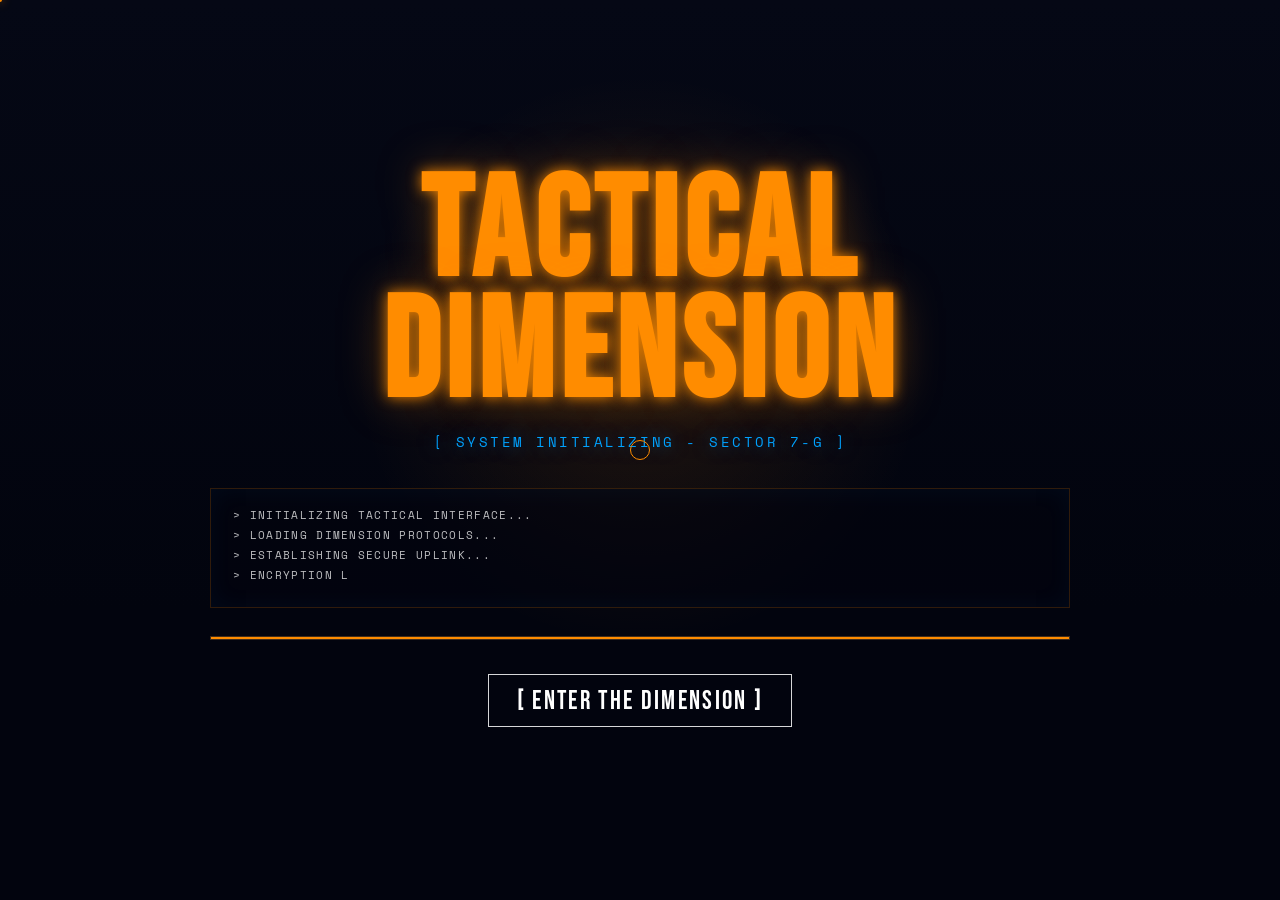
<file: tactical-dimension/stitch_tactical_dimension_cinematic_interface/index.html>
<!DOCTYPE html>
<html lang="en">
<head>
  <meta charset="utf-8">
  <meta name="viewport" content="width=device-width, initial-scale=1.0">
  <title>TACTICAL DIMENSION v4.2</title>
  <link rel="preconnect" href="https://fonts.googleapis.com">
  <link rel="preconnect" href="https://fonts.gstatic.com" crossorigin>
  <link href="https://fonts.googleapis.com/css2?family=Bebas+Neue&family=Space+Mono:wght@400;700&display=swap" rel="stylesheet">
  <style>
    :root {
      --void: #02040E;
      --amber: #FF8C00;
      --cobalt: #00A2FF;
      --nav-h: 74px;
      --side-w: 238px;
      --ticker-h: 22px;
    }

    * { box-sizing: border-box; cursor: none; }

    html,
    body {
      width: 100%;
      height: 100%;
      margin: 0;
      overflow: hidden;
      background: var(--void);
      color: #fff;
      font-family: "Space Mono", monospace;
    }

    button {
      font: inherit;
      color: inherit;
    }

    #boot {
      position: fixed;
      inset: 0;
      z-index: 10000;
      display: grid;
      place-items: center;
      padding: 24px;
      background:
        radial-gradient(circle at 50% 40%, rgba(255, 140, 0, 0.12), transparent 34%),
        linear-gradient(180deg, #050815 0%, var(--void) 68%);
      transition: opacity 700ms ease, visibility 700ms ease;
    }

    #boot.boot-hidden {
      opacity: 0;
      visibility: hidden;
      pointer-events: none;
    }

    .boot-panel {
      width: min(860px, 92vw);
      text-align: center;
    }

    .boot-title {
      margin: 0;
      font-family: "Bebas Neue", sans-serif;
      font-size: clamp(64px, 11vw, 154px);
      line-height: 0.86;
      letter-spacing: 0.04em;
      color: var(--amber);
      text-shadow: 0 0 14px rgba(255, 140, 0, 0.9), 0 0 48px rgba(255, 140, 0, 0.35);
    }

    .boot-subtitle {
      margin: 16px 0 36px;
      color: var(--cobalt);
      font-size: clamp(11px, 1.6vw, 14px);
      letter-spacing: 0.18em;
      text-shadow: 0 0 18px rgba(0, 162, 255, 0.5);
    }

    .boot-log {
      min-height: 120px;
      margin: 0 auto 28px;
      padding: 18px 22px;
      border: 1px solid rgba(255, 140, 0, 0.18);
      background: rgba(2, 4, 14, 0.65);
      text-align: left;
      color: rgba(255, 255, 255, 0.74);
      font-size: 11px;
      letter-spacing: 0.12em;
      box-shadow: inset 0 0 24px rgba(0, 162, 255, 0.05);
    }

    .boot-log div {
      min-height: 20px;
      white-space: nowrap;
      overflow: hidden;
    }

    .loading-track {
      height: 4px;
      width: 100%;
      background: rgba(255, 255, 255, 0.08);
      border: 1px solid rgba(255, 140, 0, 0.18);
      overflow: hidden;
    }

    .loading-fill {
      height: 100%;
      width: 0;
      background: var(--amber);
      box-shadow: 0 0 18px var(--amber);
      animation: loadBar 3s ease forwards;
    }

    #enterBtn {
      margin-top: 34px;
      padding: 11px 28px 9px;
      border: 1px solid rgba(255, 255, 255, 0.84);
      background: transparent;
      color: #fff;
      font-family: "Bebas Neue", sans-serif;
      font-size: 26px;
      letter-spacing: 0.09em;
      opacity: 0;
      transform: translateY(16px);
      transition: color 180ms ease, background 180ms ease, border-color 180ms ease, box-shadow 180ms ease;
      animation: fadeInUp 700ms ease 3.2s forwards;
    }

    #enterBtn:hover {
      background: var(--amber);
      border-color: var(--amber);
      color: #050505;
      box-shadow: 0 0 24px rgba(255, 140, 0, 0.55);
    }

    #app {
      position: fixed;
      inset: 0;
      opacity: 0;
      visibility: hidden;
      background: var(--void);
      transition: opacity 500ms ease;
      border: 10px solid #b7bfcd;
      border-radius: 28px;
      overflow: hidden;
    }

    #app.app-visible {
      opacity: 1;
      visibility: visible;
    }

    .top-nav {
      position: fixed;
      top: 10px;
      left: 10px;
      right: 10px;
      z-index: 1000;
      height: var(--nav-h);
      display: grid;
      grid-template-columns: var(--side-w) 1fr 180px;
      grid-template-rows: 16px 1fr;
      align-items: center;
      gap: 0 14px;
      padding: 0 18px;
      background: rgba(2, 4, 14, 0.86);
      border-bottom: 1px solid rgba(255, 140, 0, 0.12);
    }

    .system-marquee {
      grid-column: 1 / -1;
      width: calc(100% + 36px);
      margin-left: -18px;
      overflow: hidden;
      border-bottom: 1px solid rgba(255, 140, 0, 0.08);
      color: rgba(255, 140, 0, 0.62);
      font-size: 8px;
      line-height: 16px;
      letter-spacing: 0.18em;
      white-space: nowrap;
    }

    .system-marquee span {
      display: inline-block;
      min-width: 200%;
      animation: ticker 24s linear infinite;
    }

    .brand {
      color: var(--amber);
      font-family: "Bebas Neue", sans-serif;
      font-size: 24px;
      letter-spacing: 0.08em;
      text-shadow: 0 0 14px rgba(255, 140, 0, 0.45);
      white-space: nowrap;
    }

    .nav-buttons {
      display: flex;
      justify-content: center;
      gap: 7px;
      min-width: 0;
    }

    .nav-btn {
      height: 25px;
      padding: 0 6px;
      border: 1px solid transparent;
      background: transparent;
      color: rgba(255, 255, 255, 0.72);
      font-family: "Space Mono", monospace;
      font-size: 8px;
      letter-spacing: 0.14em;
      white-space: nowrap;
      text-shadow: 0 0 10px rgba(255, 255, 255, 0.12);
      transition: color 150ms ease, border-color 150ms ease, background 150ms ease, box-shadow 150ms ease, transform 150ms ease;
    }

    .nav-btn:hover,
    .nav-btn.active {
      color: var(--amber);
      border-color: rgba(255, 140, 0, 0.65);
      background: rgba(255, 140, 0, 0.08);
      box-shadow: 0 0 14px rgba(255, 140, 0, 0.24);
      transform: translateY(-1px);
    }

    .sys-status {
      display: flex;
      align-items: center;
      justify-content: flex-end;
      gap: 7px;
      color: var(--cobalt);
      font-size: 9px;
      letter-spacing: 0.12em;
      white-space: nowrap;
    }

    .status-dot {
      width: 7px;
      height: 7px;
      border-radius: 50%;
      background: #3cff72;
      box-shadow: 0 0 10px #3cff72;
      animation: blink 1s steps(2, end) infinite;
    }

    .side-nav {
      position: fixed;
      top: calc(10px + var(--nav-h));
      left: 10px;
      bottom: 10px;
      z-index: 1000;
      width: var(--side-w);
      padding: 16px 12px;
      background: linear-gradient(90deg, rgba(2, 4, 14, 0.9), rgba(2, 4, 14, 0.62), transparent);
      border-right: 1px solid rgba(255, 255, 255, 0.035);
    }

    .side-id {
      display: grid;
      grid-template-columns: 42px 1fr;
      gap: 10px;
      align-items: center;
      margin-bottom: 24px;
    }

    .side-avatar {
      width: 42px;
      height: 42px;
      border: 1px solid rgba(255, 255, 255, 0.18);
      background: linear-gradient(135deg, rgba(255, 140, 0, 0.28), rgba(0, 162, 255, 0.12));
      box-shadow: inset 0 0 20px rgba(0, 0, 0, 0.45);
    }

    .side-id b {
      display: block;
      color: rgba(255, 255, 255, 0.84);
      font-size: 10px;
      letter-spacing: 0.18em;
    }

    .side-id span {
      display: block;
      margin-top: 5px;
      color: rgba(255, 140, 0, 0.74);
      font-size: 8px;
      letter-spacing: 0.18em;
    }

    .side-buttons {
      display: grid;
      gap: 7px;
    }

    .side-btn {
      display: grid;
      grid-template-columns: 24px 1fr auto;
      align-items: center;
      width: 100%;
      min-height: 30px;
      padding: 0 10px 0 6px;
      border: 0;
      border-left: 3px solid transparent;
      background: transparent;
      color: rgba(255, 255, 255, 0.28);
      font-size: 9px;
      letter-spacing: 0.18em;
      text-align: left;
      transition: color 150ms ease, background 150ms ease, border-color 150ms ease;
    }

    .side-btn::before {
      content: attr(data-icon);
      color: rgba(255, 255, 255, 0.32);
      font-size: 13px;
    }

    .side-btn::after {
      content: attr(data-seq);
      color: rgba(0, 162, 255, 0.34);
      font-size: 8px;
    }

    .side-btn:hover,
    .side-btn.active {
      color: rgba(255, 255, 255, 0.88);
      border-left-color: var(--cobalt);
      background: rgba(0, 162, 255, 0.13);
    }

    .side-btn.active::before {
      color: var(--cobalt);
    }

    .left-caliper {
      position: fixed;
      top: calc(10px + var(--nav-h) + 24px);
      left: 10px;
      bottom: 40px;
      z-index: 1100;
      width: 22px;
      pointer-events: none;
      background: repeating-linear-gradient(to bottom, rgba(255, 140, 0, 0.62) 0 1px, transparent 1px 26px);
      opacity: 0.72;
      mask-image: linear-gradient(to bottom, transparent, black 6%, black 94%, transparent);
    }

    .screen-stage {
      position: fixed;
      top: calc(10px + var(--nav-h));
      left: calc(10px + var(--side-w));
      right: 10px;
      bottom: 10px;
      background: var(--void);
    }

    .screen-frame {
      position: absolute;
      inset: 0;
      width: 100%;
      height: 100%;
      border: 0;
      opacity: 0;
      visibility: hidden;
      pointer-events: none;
      transition: opacity 320ms ease;
      background: var(--void);
      contain: strict;
    }

    .screen-frame.active {
      opacity: 1;
      visibility: visible;
      pointer-events: all;
    }

    #flash {
      position: fixed;
      top: calc(10px + var(--nav-h));
      left: calc(10px + var(--side-w));
      right: 10px;
      bottom: 10px;
      z-index: 1200;
      pointer-events: none;
      background: #000;
      opacity: 0;
      transition: opacity 220ms ease;
    }

    #flash.flash-on { opacity: 1; }

    .progress {
      position: fixed;
      top: calc(10px + var(--nav-h));
      right: 10px;
      bottom: 10px;
      z-index: 1300;
      width: 3px;
      background: rgba(255, 255, 255, 0.05);
    }

    .progress-fill {
      width: 100%;
      height: 10%;
      background: var(--amber);
      box-shadow: 0 0 8px var(--amber);
      transition: height 420ms ease;
    }

    .dots {
      position: fixed;
      left: 50%;
      bottom: 28px;
      z-index: 1300;
      display: flex;
      align-items: center;
      gap: 9px;
      transform: translateX(-50%);
    }

    .dot {
      width: 24px;
      height: 2px;
      padding: 0;
      border: 0;
      background: rgba(255, 255, 255, 0.2);
      transition: width 180ms ease, background 180ms ease, box-shadow 180ms ease;
    }

    .dot.active {
      width: 40px;
      background: var(--amber);
      box-shadow: 0 0 10px var(--amber);
    }

    .corner {
      position: fixed;
      z-index: 1250;
      width: 20px;
      height: 20px;
      pointer-events: none;
      border-color: rgba(255, 140, 0, 0.8);
      border-style: solid;
      filter: drop-shadow(0 0 5px rgba(255, 140, 0, 0.45));
    }

    .corner.tl { top: calc(10px + var(--nav-h) + 14px); left: calc(10px + var(--side-w) + 14px); border-width: 1px 0 0 1px; }
    .corner.tr { top: calc(10px + var(--nav-h) + 14px); right: 24px; border-width: 1px 1px 0 0; }
    .corner.bl { bottom: 24px; left: calc(10px + var(--side-w) + 14px); border-width: 0 0 1px 1px; }
    .corner.br { bottom: 24px; right: 24px; border-width: 0 1px 1px 0; }

    .ticker {
      position: fixed;
      left: 10px;
      right: 10px;
      bottom: 10px;
      z-index: 1300;
      height: var(--ticker-h);
      overflow: hidden;
      border-top: 1px solid rgba(255, 140, 0, 0.15);
      background: rgba(2, 4, 14, 0.95);
    }

    .ticker-text {
      display: inline-block;
      min-width: 200%;
      color: rgba(255, 140, 0, 0.5);
      font-size: 8px;
      line-height: var(--ticker-h);
      letter-spacing: 0.16em;
      white-space: nowrap;
      animation: ticker 22s linear infinite;
    }

    .section-label {
      position: fixed;
      right: 18px;
      bottom: 42px;
      z-index: 1300;
      color: rgba(0, 162, 255, 0.5);
      font-size: 9px;
      letter-spacing: 0.14em;
      text-shadow: 0 0 12px rgba(0, 162, 255, 0.35);
      pointer-events: none;
      white-space: nowrap;
    }

    .cursor-ring,
    .cursor-dot {
      position: fixed;
      left: 0;
      top: 0;
      z-index: 10001;
      pointer-events: none;
      transform: translate(-50%, -50%);
    }

    .cursor-ring {
      width: 20px;
      height: 20px;
      border: 1px solid var(--amber);
      border-radius: 50%;
      transition: width 170ms ease, height 170ms ease, border-color 170ms ease, box-shadow 170ms ease;
    }

    .cursor-ring.hovering {
      width: 40px;
      height: 40px;
      border-color: var(--cobalt);
      box-shadow: 0 0 14px rgba(0, 162, 255, 0.45);
    }

    .cursor-dot {
      width: 4px;
      height: 4px;
      border-radius: 50%;
      background: var(--amber);
      box-shadow: 0 0 10px var(--amber);
    }

    .scanlines {
      position: fixed;
      inset: 0;
      z-index: 9998;
      pointer-events: none;
      background: repeating-linear-gradient(
        transparent 0,
        transparent 1px,
        rgba(255, 255, 255, 0.015) 1px,
        rgba(255, 255, 255, 0.015) 2px
      );
    }

    @keyframes loadBar { to { width: 100%; } }
    @keyframes fadeInUp { to { opacity: 1; transform: translateY(0); } }
    @keyframes blink { 50% { opacity: 0.18; } }
    @keyframes ticker { from { transform: translateX(0); } to { transform: translateX(-50%); } }

    @media (max-width: 1120px) {
      body {
        --nav-h: 78px;
        --side-w: 0px;
      }

      .top-nav {
        grid-template-columns: 1fr auto;
        height: var(--nav-h);
      }

      .nav-buttons {
        grid-column: 1 / -1;
        order: 2;
        justify-content: flex-start;
        overflow-x: auto;
        padding-bottom: 5px;
      }

      .sys-status { order: 1; }

      .side-nav,
      .left-caliper {
        display: none;
      }

      .screen-stage {
        left: 10px;
      }

      #flash {
        left: 10px;
      }

      .corner.tl,
      .corner.bl {
        left: 24px;
      }
    }

    @media (max-width: 640px) {
      .brand { font-size: 17px; }
      .sys-status { font-size: 8px; }
      .nav-btn { padding: 0 7px; }
      .dots { gap: 6px; bottom: 24px; }
      .dot { width: 16px; }
      .dot.active { width: 30px; }
      .section-label { right: 12px; font-size: 8px; max-width: calc(100vw - 24px); overflow: hidden; text-overflow: ellipsis; }
    }
  </style>
</head>
<body>
  <main id="boot" aria-label="Boot sequence">
    <section class="boot-panel">
      <h1 class="boot-title">TACTICAL DIMENSION</h1>
      <p class="boot-subtitle">[ SYSTEM INITIALIZING - SECTOR 7-G ]</p>
      <div id="bootLog" class="boot-log" aria-live="polite"></div>
      <div class="loading-track"><div class="loading-fill"></div></div>
      <button id="enterBtn" type="button">[ ENTER THE DIMENSION ]</button>
    </section>
  </main>

  <section id="app" aria-label="Tactical Dimension interface">
    <nav class="top-nav" aria-label="Screen navigation">
      <div class="system-marquee" aria-hidden="true">
        <span>SYSTEM OPERATIONAL | DESIGN SEQUENCE ACTIVE | TACTICAL DIMENSION v4.2 | ALL SYSTEMS NOMINAL | SYSTEM OPERATIONAL | DESIGN SEQUENCE ACTIVE | TACTICAL DIMENSION v4.2 | ALL SYSTEMS NOMINAL |</span>
      </div>
      <div class="brand">TACTICAL_DIMENSION_v4.2</div>
      <div id="navButtons" class="nav-buttons"></div>
      <div class="sys-status"><span class="status-dot"></span><span>SYS_ONLINE</span></div>
    </nav>

    <aside class="side-nav" aria-label="Tactical rail navigation">
      <div class="side-id">
        <div class="side-avatar"></div>
        <div>
          <b>SECTOR 7-G</b>
          <span>MISSION_ACTIVE</span>
        </div>
      </div>
      <div id="sideButtons" class="side-buttons"></div>
    </aside>
    <div class="left-caliper"></div>
    <div id="screenStage" class="screen-stage"></div>
    <div id="flash"></div>
    <div class="progress"><div id="progressFill" class="progress-fill"></div></div>
    <div id="dots" class="dots" aria-label="Screen position"></div>
    <div class="corner tl"></div>
    <div class="corner tr"></div>
    <div class="corner bl"></div>
    <div class="corner br"></div>
    <div id="sectionLabel" class="section-label">[ SECTION_01 - MISSION_START ]</div>
    <div class="ticker" aria-hidden="true">
      <div class="ticker-text">
        [ TACTICAL DIMENSION v4.2 ] - [ ALL SYSTEMS NOMINAL ] - [ ENCRYPTION ACTIVE ] - [ SECTOR 7-G ONLINE ] - [ MISSION STATUS: ACTIVE ] - [ SIGNAL STRENGTH: 94% ] -
        [ TACTICAL DIMENSION v4.2 ] - [ ALL SYSTEMS NOMINAL ] - [ ENCRYPTION ACTIVE ] - [ SECTOR 7-G ONLINE ] - [ MISSION STATUS: ACTIVE ] - [ SIGNAL STRENGTH: 94% ] -
      </div>
    </div>
  </section>

  <div class="cursor-ring" id="cursorRing"></div>
  <div class="cursor-dot" id="cursorDot"></div>
  <div class="scanlines"></div>

  <script>
    const screens = [
      { nav: "MISSION", label: "MISSION_START", src: "tactical_dimension_mission_start_evolved/code.html", video: "../bg-01.mp4" },
      { nav: "LOGISTICS", label: "GLOBAL_LOGISTICS", src: "global_logistics_v4.2_enhanced/code.html", video: "../bg-02.mp4" },
      { nav: "INTEL", label: "STRATEGIC_INTEL", src: "strategic_intel_v4.3_enhanced/code.html", video: "../bg-03.mp4" },
      { nav: "COMMS", label: "ENCRYPTED_COMMS", src: "encrypted_comms_v4.6_decryption_active/code.html", video: "../bg-04.mp4" },
      { nav: "STRATEGY", label: "STRATEGY_CORE", src: "strategic_operations_terminal_v4.1/code.html", video: "../bg-05.mp4" },
      { nav: "COORDINATES", label: "COORDINATES_TERMINAL", src: "coordinates_terminal_v4.9/code.html" },
      { nav: "SENSORS", label: "SENSORS_TERMINAL", src: "sensors_terminal_v4.9/code.html" },
      { nav: "DIAGNOSTICS", label: "DIAGNOSTICS", src: "diagnostics_terminal_v4.10/code.html" },
      { nav: "SYS_CONFIG", label: "SYSTEM_CONFIGURATION", src: "system_configuration_terminal_v5.0/code.html" },
      { nav: "THE_VOID", label: "THE_VOID", src: "the_void/code.html" }
    ];

    const bootLogLines = [
      "INITIALIZING TACTICAL INTERFACE...",
      "LOADING DIMENSION PROTOCOLS...",
      "ESTABLISHING SECURE UPLINK...",
      "ENCRYPTION LAYER: ACTIVE",
      "ALL SYSTEMS NOMINAL - READY"
    ];

    const boot = document.getElementById("boot");
    const app = document.getElementById("app");
    const bootLog = document.getElementById("bootLog");
    const enterBtn = document.getElementById("enterBtn");
    const stage = document.getElementById("screenStage");
    const navButtons = document.getElementById("navButtons");
    const sideButtons = document.getElementById("sideButtons");
    const dots = document.getElementById("dots");
    const flash = document.getElementById("flash");
    const progressFill = document.getElementById("progressFill");
    const sectionLabel = document.getElementById("sectionLabel");
    const cursorRing = document.getElementById("cursorRing");
    const cursorDot = document.getElementById("cursorDot");

    let activeIndex = 0;
    let transitionLocked = false;
    let wheelLocked = false;
    let frames = [];
    let mouseX = window.innerWidth / 2;
    let mouseY = window.innerHeight / 2;
    let ringX = mouseX;
    let ringY = mouseY;

    bootLogLines.forEach((line, index) => {
      setTimeout(() => typeBootLine(line), index * 600);
    });

    function typeBootLine(line) {
      const row = document.createElement("div");
      row.textContent = "> ";
      bootLog.appendChild(row);
      let i = 0;
      const timer = setInterval(() => {
        row.textContent = "> " + line.slice(0, i);
        i += 1;
        if (i > line.length) clearInterval(timer);
      }, 18);
    }

    function buildInterface() {
      screens.forEach((screen, index) => {
        const frame = document.createElement("iframe");
        frame.className = "screen-frame";
        frame.title = screen.label.replaceAll("_", " ");
        frame.src = "about:blank";
        frame.dataset.src = screen.src;
        frame.dataset.loaded = "false";
        frame.dataset.index = index;
        frame.addEventListener("load", () => {
          installFrameCursor(frame);
          if (screen.video && frame.contentWindow) {
            frame.contentWindow.postMessage({ video: screen.video }, "*");
          }
          setTimeout(() => setFrameVideoState(frame, index === activeIndex && app.classList.contains("app-visible")), 80);
        });
        stage.appendChild(frame);
        frames[index] = frame;

        const nav = document.createElement("button");
        nav.className = "nav-btn";
        nav.type = "button";
        nav.textContent = screen.nav;
        nav.addEventListener("click", () => goTo(index));
        navButtons.appendChild(nav);

        const side = document.createElement("button");
        side.className = "side-btn";
        side.type = "button";
        side.textContent = screen.nav;
        side.dataset.seq = String(index + 1).padStart(2, "0");
        side.dataset.icon = [">", "~", "@", "#", "+", "X", "O", "=", "*", "/"][index] || ">";
        side.addEventListener("click", () => goTo(index));
        sideButtons.appendChild(side);

        const dot = document.createElement("button");
        dot.className = "dot";
        dot.type = "button";
        dot.setAttribute("aria-label", `Go to ${screen.label}`);
        dot.addEventListener("click", () => goTo(index));
        dots.appendChild(dot);
      });
      updateChrome();
    }

    function ensureLoaded(index) {
      const normalized = (index + screens.length) % screens.length;
      const frame = frames[normalized];
      if (!frame || frame.dataset.loaded === "true") return;
      frame.dataset.loaded = "true";
      frame.src = frame.dataset.src;
    }

    function manageLoadedFrames() {
      const keep = new Set([
        activeIndex,
        (activeIndex + 1) % screens.length,
        (activeIndex - 1 + screens.length) % screens.length
      ]);

      keep.forEach(ensureLoaded);

      frames.forEach((frame, index) => {
        const isActive = index === activeIndex;
        frame.classList.toggle("active", isActive);
        setFrameVideoState(frame, isActive);

        if (!keep.has(index) && frame.dataset.loaded === "true") {
          setTimeout(() => {
            if (frame.classList.contains("active")) return;
            const distance = Math.abs(index - activeIndex);
            const wrappedDistance = Math.min(distance, screens.length - distance);
            if (wrappedDistance <= 1) return;
            frame.dataset.loaded = "false";
            frame.src = "about:blank";
          }, 700);
        }
      });
    }

    function setFrameVideoState(frame, shouldPlay) {
      try {
        const videos = frame.contentDocument ? frame.contentDocument.querySelectorAll("video") : [];
        videos.forEach((video) => {
          if (shouldPlay) {
            video.play().catch(() => {});
          } else {
            video.pause();
          }
        });
      } catch (error) {
        return;
      }
    }

    function installFrameCursor(frame) {
      try {
        const doc = frame.contentDocument;
        if (!doc || doc.getElementById("td-parent-cursor-style")) return;
        const style = doc.createElement("style");
        style.id = "td-parent-cursor-style";
        style.textContent = "*{cursor:none!important;}";
        doc.head.appendChild(style);
        doc.addEventListener("mousemove", (event) => {
          const rect = frame.getBoundingClientRect();
          mouseX = rect.left + event.clientX;
          mouseY = rect.top + event.clientY;
          cursorDot.style.left = `${mouseX}px`;
          cursorDot.style.top = `${mouseY}px`;
          cursorRing.classList.toggle("hovering", Boolean(event.target.closest("button,a,[role='button']")));
        });
        doc.addEventListener("mouseleave", () => cursorRing.classList.remove("hovering"));
      } catch (error) {
        console.warn("Cursor bridge unavailable for iframe", error);
      }
    }

    function setActive(index) {
      activeIndex = (index + screens.length) % screens.length;
      ensureLoaded(activeIndex);
      manageLoadedFrames();
      updateChrome();
    }

    function updateChrome() {
      document.querySelectorAll(".nav-btn").forEach((button, i) => button.classList.toggle("active", i === activeIndex));
      document.querySelectorAll(".side-btn").forEach((button, i) => button.classList.toggle("active", i === activeIndex));
      document.querySelectorAll(".dot").forEach((dot, i) => dot.classList.toggle("active", i === activeIndex));
      progressFill.style.height = `${((activeIndex + 1) / screens.length) * 100}%`;
      sectionLabel.textContent = `[ SECTION_${String(activeIndex + 1).padStart(2, "0")} - ${screens[activeIndex].label} ]`;
    }

    function goTo(index) {
      const targetIndex = (index + screens.length) % screens.length;
      if (transitionLocked || targetIndex === activeIndex) return;
      transitionLocked = true;
      ensureLoaded(targetIndex);
      flash.classList.add("flash-on");
      setTimeout(() => setActive(targetIndex), 250);
      setTimeout(() => {
        flash.classList.remove("flash-on");
        transitionLocked = false;
      }, 500);
    }

    enterBtn.addEventListener("click", () => {
      boot.classList.add("boot-hidden");
      app.classList.add("app-visible");
      setActive(activeIndex);
    });

    document.addEventListener("keydown", (event) => {
      if (!app.classList.contains("app-visible")) return;
      if (event.key === "ArrowRight") goTo(activeIndex + 1);
      if (event.key === "ArrowLeft") goTo(activeIndex - 1);
    });

    window.addEventListener("wheel", (event) => {
      if (!app.classList.contains("app-visible") || wheelLocked || Math.abs(event.deltaY) < 8) return;
      wheelLocked = true;
      goTo(activeIndex + (event.deltaY > 0 ? 1 : -1));
      setTimeout(() => { wheelLocked = false; }, 1000);
    }, { passive: true });

    window.addEventListener("mousemove", (event) => {
      mouseX = event.clientX;
      mouseY = event.clientY;
      cursorDot.style.left = `${mouseX}px`;
      cursorDot.style.top = `${mouseY}px`;
    });

    document.addEventListener("mouseover", (event) => {
      cursorRing.classList.toggle("hovering", Boolean(event.target.closest("button")));
    });

    function animateCursor() {
      ringX += (mouseX - ringX) * 0.18;
      ringY += (mouseY - ringY) * 0.18;
      cursorRing.style.left = `${ringX}px`;
      cursorRing.style.top = `${ringY}px`;
      requestAnimationFrame(animateCursor);
    }

    buildInterface();
    animateCursor();
  </script>
</body>
</html>
</file>
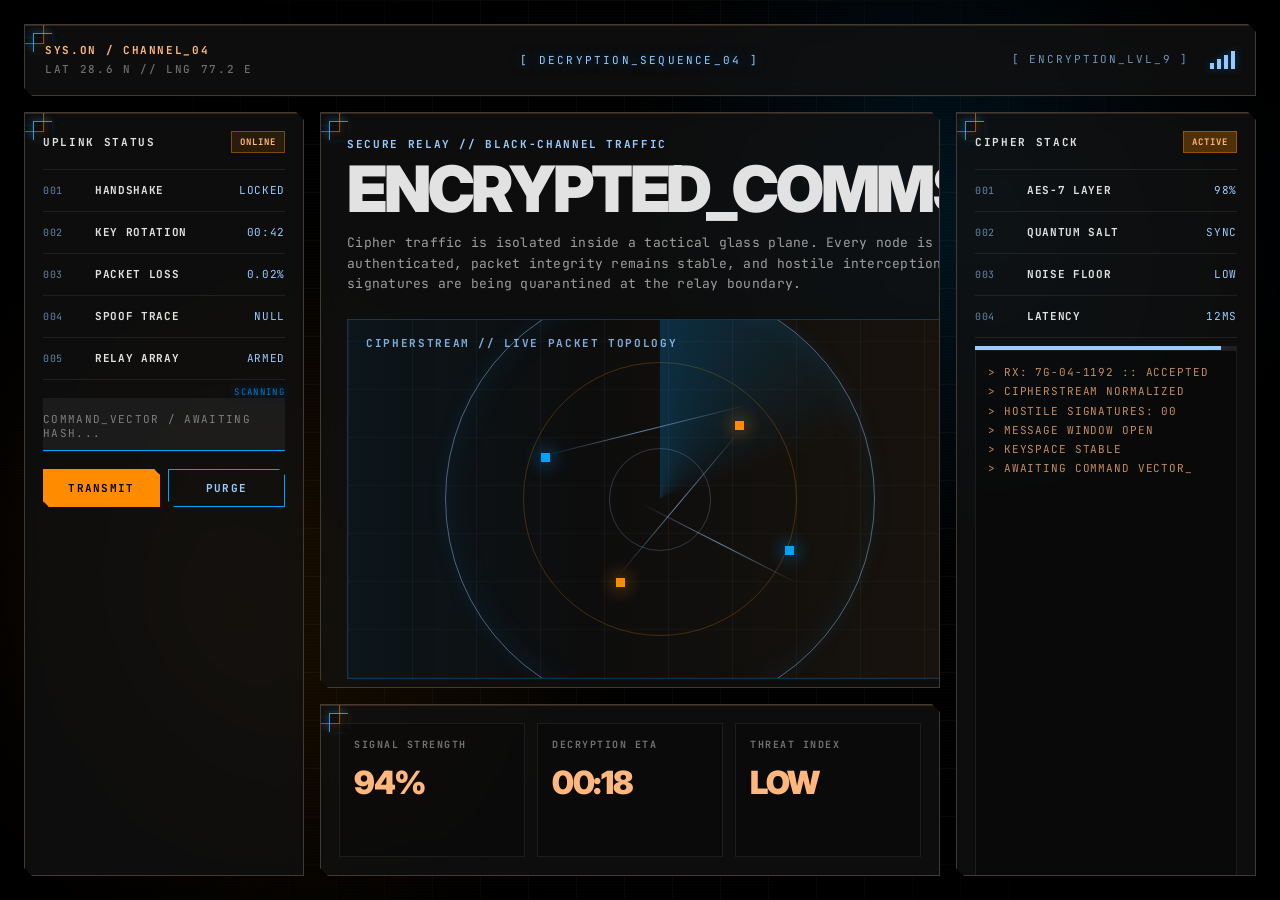
<file: tactical-dimension/stitch_tactical_dimension_cinematic_interface/encrypted_comms_v4.6_decryption_active/code.html>
<!DOCTYPE html>
<html lang="en">
<head>
  <meta charset="utf-8">
  <meta name="viewport" content="width=device-width, initial-scale=1.0">
  <title>ENCRYPTED_COMMS - DECRYPTION ACTIVE</title>
  <link rel="preconnect" href="https://fonts.googleapis.com">
  <link rel="preconnect" href="https://fonts.gstatic.com" crossorigin>
  <link href="https://fonts.googleapis.com/css2?family=Inter:wght@400;800;900&family=JetBrains+Mono:wght@400;500;700&display=swap" rel="stylesheet">
  <style>
    :root {
      --void: #000000;
      --surface: #131313;
      --surface-low: #1b1b1b;
      --surface-high: #2a2a2a;
      --outline: #564334;
      --outline-strong: #a48c7a;
      --text: #e2e2e2;
      --muted: #ddc1ae;
      --amber: #ff8c00;
      --amber-soft: #ffb77d;
      --cobalt: #00a2ff;
      --cobalt-soft: #99cbff;
      --grid: 8px;
    }

    * { box-sizing: border-box; }

    html,
    body {
      width: 100%;
      height: 100%;
      margin: 0;
      overflow: hidden;
      background: var(--void);
      color: var(--text);
      font-family: "JetBrains Mono", monospace;
    }

    body {
      background:
        radial-gradient(circle at 76% 24%, rgba(0, 162, 255, 0.12), transparent 30%),
        radial-gradient(circle at 18% 68%, rgba(255, 140, 0, 0.1), transparent 34%),
        #000;
    }

    video {
      position: fixed;
      inset: 0;
      z-index: 0;
      width: 100%;
      height: 100%;
      object-fit: cover;
      opacity: 0.22;
      filter: grayscale(1) contrast(1.35) brightness(0.42);
    }

    .noise,
    .grid,
    .vignette {
      position: fixed;
      inset: 0;
      pointer-events: none;
    }

    .noise {
      z-index: 1;
      opacity: 0.22;
      background: repeating-linear-gradient(0deg, rgba(255,255,255,0.035) 0 1px, transparent 1px 3px);
      mix-blend-mode: screen;
    }

    .grid {
      z-index: 1;
      background:
        linear-gradient(rgba(255, 255, 255, 0.035) 1px, transparent 1px),
        linear-gradient(90deg, rgba(255, 255, 255, 0.028) 1px, transparent 1px);
      background-size: 48px 48px;
      mask-image: radial-gradient(circle at center, black 0 58%, transparent 86%);
    }

    .vignette {
      z-index: 2;
      background: radial-gradient(circle at center, transparent 0 58%, rgba(0,0,0,0.82) 100%);
    }

    .page {
      position: relative;
      z-index: 3;
      width: min(1440px, calc(100vw - 48px));
      height: calc(100vh - 48px);
      margin: 24px auto;
      display: grid;
      grid-template-columns: 280px repeat(8, 1fr) 300px;
      grid-template-rows: 72px 1fr 172px;
      gap: 16px;
    }

    .glass {
      position: relative;
      overflow: hidden;
      border: 1px solid rgba(164, 140, 122, 0.34);
      background: rgba(19, 19, 19, 0.72);
      backdrop-filter: blur(12px);
      box-shadow:
        inset 0 1px 0 rgba(255, 183, 125, 0.14),
        0 0 0 1px rgba(0, 0, 0, 0.55),
        0 0 18px rgba(0, 162, 255, 0.035);
      clip-path: polygon(0 0, calc(100% - 8px) 0, 100% 8px, 100% 100%, 8px 100%, 0 calc(100% - 8px));
    }

    .glass::after {
      content: "";
      position: absolute;
      inset: 0;
      pointer-events: none;
      background: repeating-linear-gradient(0deg, transparent 0 5px, rgba(255,255,255,0.035) 5px 6px);
      opacity: 0.55;
    }

    .bracket::before,
    .bracket::after {
      content: "";
      position: absolute;
      width: 18px;
      height: 18px;
      pointer-events: none;
      z-index: 2;
    }

    .bracket::before {
      top: 8px;
      left: 8px;
      border-top: 1px solid var(--cobalt);
      border-left: 1px solid var(--cobalt);
      box-shadow: -2px -2px 8px rgba(0, 162, 255, 0.22);
    }

    .bracket::after {
      right: 8px;
      bottom: 8px;
      border-right: 1px solid var(--amber);
      border-bottom: 1px solid var(--amber);
      box-shadow: 2px 2px 8px rgba(255, 140, 0, 0.22);
    }

    .topbar {
      grid-column: 1 / -1;
      display: grid;
      grid-template-columns: 1fr auto 1fr;
      align-items: center;
      padding: 16px 20px;
    }

    .system-id {
      font-size: 11px;
      line-height: 1;
      font-weight: 700;
      letter-spacing: 0.15em;
      color: var(--amber-soft);
    }

    .system-id span {
      display: block;
      margin-top: 8px;
      color: rgba(226, 226, 226, 0.45);
      font-weight: 500;
    }

    .sequence {
      color: var(--cobalt-soft);
      font-size: 11px;
      letter-spacing: 0.2em;
      text-shadow: 0 0 12px rgba(0, 162, 255, 0.5);
    }

    .encryption {
      justify-self: end;
      color: rgba(153, 203, 255, 0.72);
      font-size: 11px;
      letter-spacing: 0.17em;
    }

    .bars {
      display: inline-grid;
      grid-template-columns: repeat(4, 4px);
      align-items: end;
      gap: 3px;
      margin-left: 12px;
      height: 18px;
      vertical-align: middle;
    }

    .bars i {
      display: block;
      width: 4px;
      background: var(--cobalt-soft);
      box-shadow: 0 0 8px rgba(0, 162, 255, 0.4);
    }

    .bars i:nth-child(1) { height: 6px; }
    .bars i:nth-child(2) { height: 10px; }
    .bars i:nth-child(3) { height: 14px; }
    .bars i:nth-child(4) { height: 18px; }

    .left-panel {
      grid-column: 1 / 2;
      grid-row: 2 / 4;
      padding: 18px;
    }

    .main-panel {
      grid-column: 2 / 10;
      grid-row: 2 / 3;
      padding: 26px;
      display: grid;
      grid-template-rows: auto 1fr;
      gap: 24px;
    }

    .right-panel {
      grid-column: 10 / 11;
      grid-row: 2 / 4;
      padding: 18px;
    }

    .bottom-panel {
      grid-column: 2 / 10;
      grid-row: 3 / 4;
      padding: 18px;
    }

    .eyebrow {
      color: var(--cobalt-soft);
      font-size: 11px;
      font-weight: 700;
      line-height: 1;
      letter-spacing: 0.15em;
    }

    h1 {
      margin: 10px 0 0;
      font-family: "Inter", sans-serif;
      font-size: clamp(42px, 5vw, 78px);
      line-height: 0.92;
      letter-spacing: -0.05em;
      font-weight: 900;
      color: var(--text);
      text-transform: uppercase;
    }

    .summary {
      max-width: 780px;
      margin: 14px 0 0;
      color: rgba(226, 226, 226, 0.68);
      font-size: 13px;
      line-height: 1.6;
      letter-spacing: 0.02em;
    }

    .map {
      position: relative;
      min-height: 360px;
      border: 1px solid rgba(0, 162, 255, 0.24);
      background:
        linear-gradient(90deg, rgba(0, 162, 255, 0.06), transparent 38%, rgba(255, 140, 0, 0.05)),
        repeating-linear-gradient(90deg, rgba(255,255,255,0.035) 0 1px, transparent 1px 64px),
        repeating-linear-gradient(0deg, rgba(255,255,255,0.025) 0 1px, transparent 1px 48px),
        rgba(14, 14, 14, 0.84);
      overflow: hidden;
    }

    .map::before {
      content: "CIPHERSTREAM // LIVE PACKET TOPOLOGY";
      position: absolute;
      left: 18px;
      top: 16px;
      z-index: 2;
      color: rgba(153, 203, 255, 0.84);
      font-size: 11px;
      font-weight: 700;
      letter-spacing: 0.15em;
    }

    .ring {
      position: absolute;
      left: 50%;
      top: 50%;
      width: min(42vw, 430px);
      aspect-ratio: 1;
      transform: translate(-50%, -50%);
      border: 1px solid rgba(153, 203, 255, 0.45);
      border-radius: 50%;
      box-shadow: inset 0 0 34px rgba(0, 162, 255, 0.08), 0 0 20px rgba(0, 162, 255, 0.08);
    }

    .ring::before,
    .ring::after {
      content: "";
      position: absolute;
      inset: 18%;
      border: 1px solid rgba(255, 140, 0, 0.24);
      border-radius: 50%;
    }

    .ring::after {
      inset: 38%;
      border-color: rgba(153, 203, 255, 0.22);
    }

    .sweep {
      position: absolute;
      inset: 0;
      border-radius: 50%;
      background: conic-gradient(from 0deg, rgba(0, 162, 255, 0.22), transparent 20%, transparent);
      animation: rotate 4s linear infinite;
    }

    .node {
      position: absolute;
      width: 9px;
      height: 9px;
      background: var(--amber);
      box-shadow: 0 0 18px var(--amber);
    }

    .node.cobalt {
      background: var(--cobalt);
      box-shadow: 0 0 18px var(--cobalt);
    }

    .node.n1 { left: 31%; top: 37%; }
    .node.n2 { left: 62%; top: 28%; }
    .node.n3 { left: 70%; top: 63%; }
    .node.n4 { left: 43%; top: 72%; }

    .vector {
      position: absolute;
      height: 1px;
      background: linear-gradient(90deg, transparent, rgba(153, 203, 255, 0.8), transparent);
      transform-origin: left center;
      opacity: 0.76;
    }

    .v1 { left: 31%; top: 38%; width: 34%; transform: rotate(-14deg); }
    .v2 { left: 47%; top: 51%; width: 28%; transform: rotate(27deg); }
    .v3 { left: 43%; top: 72%; width: 31%; transform: rotate(-50deg); }

    .panel-title {
      display: flex;
      align-items: center;
      justify-content: space-between;
      margin-bottom: 16px;
      color: var(--text);
      font-size: 11px;
      font-weight: 700;
      letter-spacing: 0.15em;
    }

    .chip {
      display: inline-flex;
      align-items: center;
      height: 22px;
      padding: 0 8px;
      border: 1px solid rgba(255, 140, 0, 0.4);
      background: rgba(255, 140, 0, 0.12);
      color: var(--amber-soft);
      font-size: 9px;
      letter-spacing: 0.12em;
    }

    .chip.critical {
      background: rgba(255, 140, 0, 0.28);
      animation: pulse 1.5s steps(2, end) infinite;
    }

    .data-list {
      display: grid;
      border-top: 1px solid rgba(255, 255, 255, 0.08);
    }

    .row {
      display: grid;
      grid-template-columns: 42px 1fr auto;
      align-items: center;
      gap: 10px;
      min-height: 42px;
      border-bottom: 1px solid rgba(255, 255, 255, 0.08);
      color: rgba(226, 226, 226, 0.72);
      font-size: 11px;
      line-height: 1.35;
      letter-spacing: 0.06em;
    }

    .row .idx {
      color: rgba(153, 203, 255, 0.62);
      font-size: 10px;
    }

    .row strong {
      color: var(--text);
      font-weight: 700;
    }

    .row .value {
      color: var(--cobalt-soft);
      text-align: right;
    }

    .meter {
      height: 4px;
      margin-top: 8px;
      background: rgba(255,255,255,0.08);
      overflow: hidden;
    }

    .meter span {
      display: block;
      height: 100%;
      background: var(--cobalt-soft);
      box-shadow: 0 0 12px rgba(0, 162, 255, 0.5);
    }

    .input-block {
      position: relative;
      margin-top: 18px;
      padding: 14px 0 10px;
      background: rgba(42, 42, 42, 0.52);
      border-bottom: 1px solid var(--cobalt);
      color: rgba(226, 226, 226, 0.5);
      font-size: 11px;
      letter-spacing: 0.12em;
    }

    .input-block::after {
      content: "SCANNING";
      position: absolute;
      right: 0;
      top: -12px;
      color: rgba(0, 162, 255, 0.7);
      font-size: 9px;
      letter-spacing: 0.15em;
      text-shadow: 0 0 8px rgba(0, 162, 255, 0.5);
    }

    .actions {
      display: grid;
      grid-template-columns: 1fr 1fr;
      gap: 8px;
      margin-top: 18px;
    }

    .btn {
      height: 38px;
      border: 1px solid var(--cobalt);
      background: transparent;
      color: var(--cobalt-soft);
      font-family: "JetBrains Mono", monospace;
      font-size: 11px;
      font-weight: 700;
      letter-spacing: 0.12em;
      clip-path: polygon(0 0, calc(100% - 6px) 0, 100% 6px, 100% 100%, 6px 100%, 0 calc(100% - 6px));
    }

    .btn.primary {
      border-color: var(--amber);
      background: var(--amber);
      color: #000;
      box-shadow: 0 0 12px rgba(255, 140, 0, 0.38);
    }

    .terminal {
      height: 100%;
      padding: 12px;
      border: 1px solid rgba(255, 255, 255, 0.08);
      background: rgba(0, 0, 0, 0.34);
      color: rgba(255, 183, 125, 0.76);
      font-size: 11px;
      line-height: 1.75;
      letter-spacing: 0.08em;
      overflow: hidden;
    }

    .footer-grid {
      display: grid;
      grid-template-columns: 1fr 1fr 1fr;
      gap: 12px;
      height: 100%;
    }

    .mini {
      padding: 14px;
      border: 1px solid rgba(255, 255, 255, 0.08);
      background: rgba(0, 0, 0, 0.22);
    }

    .mini b {
      display: block;
      margin-bottom: 16px;
      color: rgba(226, 226, 226, 0.48);
      font-size: 10px;
      letter-spacing: 0.15em;
    }

    .mini span {
      color: var(--amber-soft);
      font-family: "Inter", sans-serif;
      font-size: 32px;
      line-height: 1;
      font-weight: 900;
      letter-spacing: -0.04em;
    }

    @keyframes rotate {
      to { transform: rotate(360deg); }
    }

    @keyframes pulse {
      50% { opacity: 0.42; }
    }

    @media (max-width: 980px) {
      html,
      body {
        height: auto;
        min-height: 100%;
        overflow: auto;
      }

      .page {
        width: calc(100vw - 32px);
        height: auto;
        margin: 16px;
        grid-template-columns: 1fr;
        grid-template-rows: auto;
      }

      .topbar,
      .left-panel,
      .main-panel,
      .right-panel,
      .bottom-panel {
        grid-column: 1;
        grid-row: auto;
      }

      .footer-grid {
        grid-template-columns: 1fr;
      }
    }
  </style>
</head>
<body>
  <video muted autoplay loop playsinline></video>
  <div class="grid"></div>
  <div class="noise"></div>
  <div class="vignette"></div>

  <main class="page">
    <header class="glass topbar bracket">
      <div class="system-id">SYS.ON / CHANNEL_04<span>LAT 28.6 N // LNG 77.2 E</span></div>
      <div class="sequence">[ DECRYPTION_SEQUENCE_04 ]</div>
      <div class="encryption">[ ENCRYPTION_LVL_9 ] <span class="bars"><i></i><i></i><i></i><i></i></span></div>
    </header>

    <aside class="glass left-panel bracket">
      <div class="panel-title">UPLINK STATUS <span class="chip">ONLINE</span></div>
      <div class="data-list">
        <div class="row"><span class="idx">001</span><strong>HANDSHAKE</strong><span class="value">LOCKED</span></div>
        <div class="row"><span class="idx">002</span><strong>KEY ROTATION</strong><span class="value">00:42</span></div>
        <div class="row"><span class="idx">003</span><strong>PACKET LOSS</strong><span class="value">0.02%</span></div>
        <div class="row"><span class="idx">004</span><strong>SPOOF TRACE</strong><span class="value">NULL</span></div>
        <div class="row"><span class="idx">005</span><strong>RELAY ARRAY</strong><span class="value">ARMED</span></div>
      </div>
      <div class="input-block">COMMAND_VECTOR / AWAITING HASH...</div>
      <div class="actions">
        <button class="btn primary" type="button">TRANSMIT</button>
        <button class="btn" type="button">PURGE</button>
      </div>
    </aside>

    <section class="glass main-panel bracket">
      <div>
        <div class="eyebrow">SECURE RELAY // BLACK-CHANNEL TRAFFIC</div>
        <h1>ENCRYPTED_COMMS</h1>
        <p class="summary">Cipher traffic is isolated inside a tactical glass plane. Every node is authenticated, packet integrity remains stable, and hostile interception signatures are being quarantined at the relay boundary.</p>
      </div>

      <div class="map">
        <div class="ring"><div class="sweep"></div></div>
        <div class="vector v1"></div>
        <div class="vector v2"></div>
        <div class="vector v3"></div>
        <div class="node n1 cobalt"></div>
        <div class="node n2"></div>
        <div class="node n3 cobalt"></div>
        <div class="node n4"></div>
      </div>
    </section>

    <aside class="glass right-panel bracket">
      <div class="panel-title">CIPHER STACK <span class="chip critical">ACTIVE</span></div>
      <div class="data-list">
        <div class="row"><span class="idx">001</span><strong>AES-7 LAYER</strong><span class="value">98%</span></div>
        <div class="row"><span class="idx">002</span><strong>QUANTUM SALT</strong><span class="value">SYNC</span></div>
        <div class="row"><span class="idx">003</span><strong>NOISE FLOOR</strong><span class="value">LOW</span></div>
        <div class="row"><span class="idx">004</span><strong>LATENCY</strong><span class="value">12MS</span></div>
      </div>
      <div class="meter"><span style="width: 94%"></span></div>
      <div class="terminal">
        &gt; RX: 7G-04-1192 :: ACCEPTED<br>
        &gt; CIPHERSTREAM NORMALIZED<br>
        &gt; HOSTILE SIGNATURES: 00<br>
        &gt; MESSAGE WINDOW OPEN<br>
        &gt; KEYSPACE STABLE<br>
        &gt; AWAITING COMMAND VECTOR<span id="caret">_</span>
      </div>
    </aside>

    <footer class="glass bottom-panel bracket">
      <div class="footer-grid">
        <div class="mini"><b>SIGNAL STRENGTH</b><span>94%</span></div>
        <div class="mini"><b>DECRYPTION ETA</b><span>00:18</span></div>
        <div class="mini"><b>THREAT INDEX</b><span>LOW</span></div>
      </div>
    </footer>
  </main>

  <script>
    window.addEventListener("message", (event) => {
      if (!event.data || !event.data.video) return;
      const video = document.querySelector("video");
      video.src = event.data.video;
      video.play().catch(() => {});
    });

    setInterval(() => {
      const caret = document.getElementById("caret");
      caret.style.opacity = caret.style.opacity === "0" ? "1" : "0";
    }, 420);
  </script>
</body>
</html>
</file>
